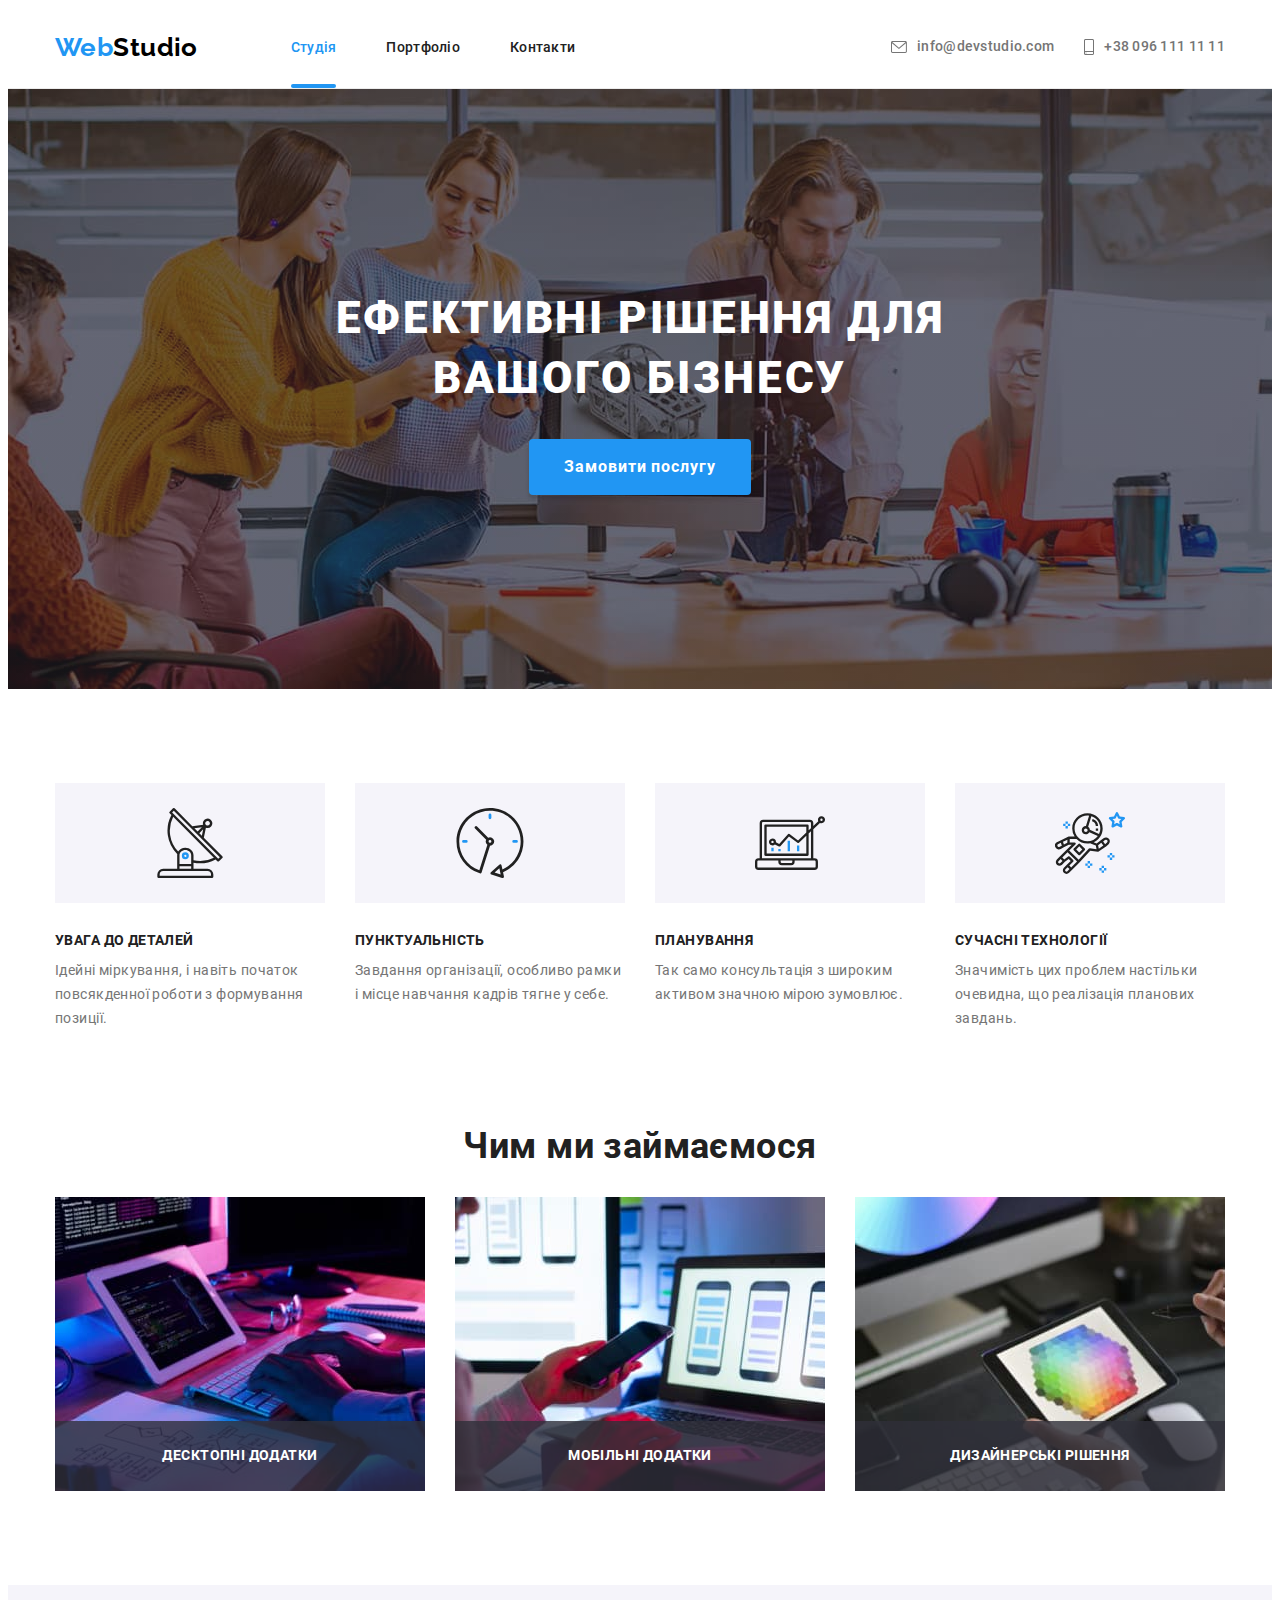
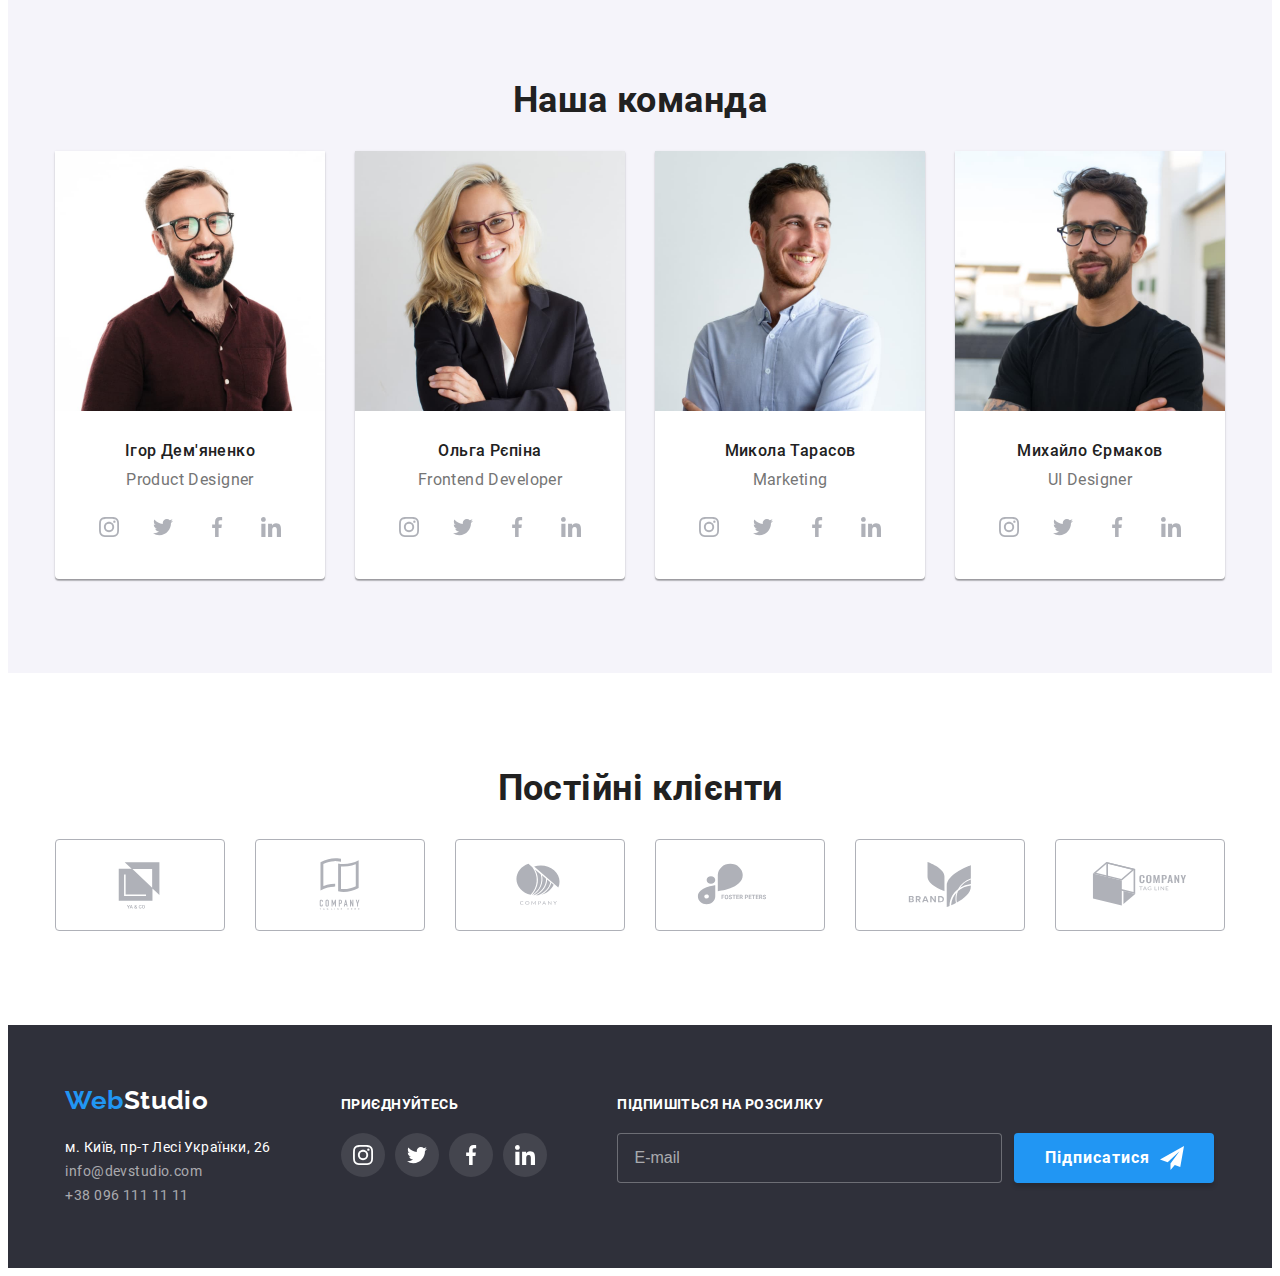
<file: index.html>
<!DOCTYPE html>
<html lang="uk">
  <head>
    <meta charset="UTF-8" />
    <meta http-equiv="X-UA-Compatible" content="IE=edge" />
    <meta name="viewport" content="width=device-width, initial-scale=1.0" />
    <title>Web Studio</title>
    <link
      rel="stylesheet"
      href="https://cdnjs.cloudflare.com/ajax/libs/modern-normalize/1.1.0/modern-normalize.min.css"
      integrity="sha512-wpPYUAdjBVSE4KJnH1VR1HeZfpl1ub8YT/NKx4PuQ5NmX2tKuGu6U/JRp5y+Y8XG2tV+wKQpNHVUX03MfMFn9Q=="
      crossorigin="anonymous"
      referrerpolicy="no-referrer"
    />
    <link rel="stylesheet" href="./css/main.min.css" />
  </head>
  <body>
    <!-- Header -->
    <header class="header">
      <div class="container header__container">
        <a class="logo" href="./index.html"
          >Web<span class="logo__part">Studio</span></a
        >
        <nav class="site-nav">
          <ul class="site-nav__list list">
            <li class="site-nav__item">
              <a
                class="site-nav__link site-nav__link--current"
                href="./index.html"
                >Студія</a
              >
            </li>
            <li class="site-nav__item">
              <a class="site-nav__link" href="./portfolio.html">Портфоліо</a>
            </li>
            <li class="site-nav__item">
              <a class="site-nav__link" href="#contacts">Контакти</a>
            </li>
          </ul>
        </nav>
        <ul class="contacts list">
          <li class="contacts__item">
            <a class="contacts__link" href="mailto:info@devstudio.com">
              <svg class="contacts__icon" width="16" height="12">
                <use href="./img/icons.svg#envelope"></use>
              </svg>
              info@devstudio.com
            </a>
          </li>
          <li class="contacts__item">
            <a class="contacts__link link" href="tel:+380961111111">
              <svg class="contacts__icon" width="10" height="16">
                <use href="./img/icons.svg#smartphone"></use>
              </svg>
              +38 096 111 11 11
            </a>
          </li>
        </ul>
        <button class="menu-open-btn" type="button" data-menu-open>
          <svg width="40" height="40" aria-label="Перемикач мобільного меню.">
            <use href="./img/icons.svg#menu-open"></use>
          </svg>
        </button>
        <div class="mob-menu is-hidden" data-menu>
          <button class="mob-menu_btn" type="button" data-menu-close>
            <svg width="40" height="40" aria-label="Перемикач мобільного меню.">
              <use href="./img/icons.svg#menu-close"></use>
            </svg>
          </button>
          <ul class="mob-menu__list list">
            <li class="mob-menu__item">
              <a
                class="mob-menu__link mob-menu__link--current"
                href="./index.html"
                >Студія</a
              >
            </li>
            <li class="mob-menu__item">
              <a class="mob-menu__link" href="./portfolio.html">Портфоліо</a>
            </li>
            <li class="mob-menu__item">
              <a class="mob-menu__link" href="#contacts">Контакти</a>
            </li>
          </ul>
          <ul class="mob-contacts list">
            <li class="mob-contacts__item">
              <a class="mob-contacts__tel" href="tel:+380961111111">
                +38 096 111 11 11
              </a>
            </li>
            <li class="mob-contacts__item">
              <a class="mob-contacts__mail" href="mailto:info@devstudio.com">
                info@devstudio.com
              </a>
            </li>
          </ul>
          <ul class="mob-soc list">
            <li class="mob-soc__item">
              <a class="mob-soc__link" href="">Instagram</a>
            </li>
            <li class="mob-soc__item">
              <a class="mob-soc__link" href="">Twitter</a>
            </li>
            <li class="mob-soc__item">
              <a class="mob-soc__link" href="">Facebook</a>
            </li>
            <li class="mob-soc__item">
              <a class="mob-soc__link" href="">LinkedIn</a>
            </li>
          </ul>
        </div>
      </div>
    </header>
    <main>
      <!-- Hero -->
      <section class="hero section">
        <div class="container">
          <h1 class="hero__title">Ефективні рішення для вашого бізнесу</h1>
          <button class="hero__btn button" type="button" data-modal-open>
            Замовити послугу
          </button>
        </div>
      </section>
      <!-- Features -->
      <section class="feature section">
        <div class="container">
          <h2 class="visually-hidden">Особливості</h2>
          <ul class="feature__list list">
            <li class="feature__item">
              <div class="feature__icon">
                <svg width="70" height="70">
                  <use href="./img/icons.svg#antenna"></use>
                </svg>
              </div>
              <h3 class="feature__title">УВАГА ДО ДЕТАЛЕЙ</h3>
              <p class="feature__text">
                Ідейні міркування, і навіть початок повсякденної роботи з
                формування позиції.
              </p>
            </li>
            <li class="feature__item">
              <div class="feature__icon">
                <svg width="70" height="70">
                  <use href="./img/icons.svg#clock"></use>
                </svg>
              </div>
              <h3 class="feature__title">ПУНКТУАЛЬНІСТЬ</h3>
              <p class="feature__text">
                Завдання організації, особливо рамки і місце навчання кадрів
                тягне у себе.
              </p>
            </li>
            <li class="feature__item">
              <div class="feature__icon">
                <svg width="70" height="70">
                  <use href="./img/icons.svg#diagram"></use>
                </svg>
              </div>
              <h3 class="feature__title">ПЛАНУВАННЯ</h3>
              <p class="feature__text">
                Так само консультація з широким активом значною мірою зумовлює.
              </p>
            </li>
            <li class="feature__item">
              <div class="feature__icon">
                <svg width="70" height="70">
                  <use href="./img/icons.svg#astronaut"></use>
                </svg>
              </div>
              <h3 class="feature__title">СУЧАСНІ ТЕХНОЛОГІЇ</h3>
              <p class="feature__text">
                Значимість цих проблем настільки очевидна, що реалізація
                планових завдань.
              </p>
            </li>
          </ul>
        </div>
      </section>

      <!--   about   -->

      <section class="section about">
        <div class="container">
          <h2 class="about__title section__title">Чим ми займаємося</h2>
          <ul class="abot__list list">
            <li class="about__item">
              <picture>
                <source srcset="./img/box-1.jpg 1x, ./img/box-1-2x.jpg 2x" />
                <img src="./img/box-1.jpg" alt="Розробка сайтів." width="370" />
              </picture>
              <div class="about__label">Десктопні додатки</div>
            </li>
            <li class="about__item">
              <picture>
                <source srcset="./img/box-2.jpg 1x, ./img/box-2-2x.jpg 2x" />
                <img
                  src="./img/box-2.jpg"
                  alt="Розробка мобільних додатків."
                  width="370"
                />
              </picture>
              <div class="about__label">Мобільні додатки</div>
            </li>
            <li class="about__item">
              <picture>
                <source srcset="./img/box-3.jpg 1x, ./img/box-3-2x.jpg 2x" />
                <img src="./img/box-3.jpg" alt="Вебдизайн." width="370" />
              </picture>
              <div class="about__label">Дизайнерські рішення</div>
            </li>
          </ul>
        </div>
      </section>

      <!--  Section Team  -->

      <section class="team section">
        <div class="container">
          <h2 class="section__title">Наша команда</h2>
          <ul class="team__list list">
            <li class="team__item">
              <picture>
                <source
                  srcset="./img/team-1.jpg 1x, ./img/team-1-2x.jpg 2x"
                  media="(min-width: 1200px)"
                />
                <source
                  srcset="./img/team-1-tab.jpg 1x, ./img/team-1-tab-2x.jpg 2x"
                  media="(min-width: 768px)"
                />
                <source
                  srcset="./img/team-1-mob.jpg 1x, ./img/team-1-mob-2x.jpg 2x"
                  media="(max-width: 767px)"
                />
                <img
                  src="./images/team-1.jpg"
                  alt="Ігор Дем'яненко - Product Designer."
                  width="455"
                />
              </picture>
              <div class="team__content">
                <h3 class="team__title">Ігор Дем'яненко</h3>
                <p class="team__text">Product Designer</p>
                <ul class="soc-list list">
                  <li>
                    <a class="soc-list__link team__soc-link" href="">
                      <svg class="soc-list__icon" width="20" height="20">
                        <use href="./img/icons.svg#instagram"></use>
                      </svg>
                    </a>
                  </li>
                  <li>
                    <a class="soc-list__link team__soc-link" href="">
                      <svg class="soc-list__icon" width="20" height="20">
                        <use href="./img/icons.svg#twitter"></use>
                      </svg>
                    </a>
                  </li>
                  <li>
                    <a class="soc-list__link team__soc-link" href="">
                      <svg class="soc-list__icon" width="20" height="20">
                        <use href="./img/icons.svg#facebook"></use>
                      </svg>
                    </a>
                  </li>
                  <li>
                    <a class="soc-list__link team__soc-link" href="">
                      <svg class="soc-list__icon" width="20" height="20">
                        <use href="./img/icons.svg#linkedin"></use>
                      </svg>
                    </a>
                  </li>
                </ul>
              </div>
            </li>
            <li class="team__item">
              <picture>
                <source
                  srcset="./img/team-2.jpg 1x, ./img/team-2-2x.jpg 2x"
                  media="(min-width: 1200px)"
                />
                <source
                  srcset="./img/team-2-tab.jpg 1x, ./img/team-2-tab-2x.jpg 2x"
                  media="(min-width: 768px)"
                />
                <source
                  srcset="./img/team-2-mob.jpg 1x, ./img/team-2-mob-2x.jpg 2x"
                  media="(max-width: 767px)"
                />
                <img
                  src="./img/team-2.jpg"
                  alt="Ольга Рєпіна - Frontend Developer."
                  width="455"
                />
              </picture>
              <div class="team__content">
                <h3 class="team__title">Ольга Рєпіна</h3>
                <p class="team__text">Frontend Developer</p>
                <ul class="soc-list list">
                  <li>
                    <a class="soc-list__link team__soc-link" href="">
                      <svg class="soc-list__icon" width="20" height="20">
                        <use href="./img/icons.svg#instagram"></use>
                      </svg>
                    </a>
                  </li>
                  <li>
                    <a class="soc-list__link team__soc-link" href="">
                      <svg class="soc-list__icon" width="20" height="20">
                        <use href="./img/icons.svg#twitter"></use>
                      </svg>
                    </a>
                  </li>
                  <li>
                    <a class="soc-list__link team__soc-link" href="">
                      <svg class="soc-list__icon" width="20" height="20">
                        <use href="./img/icons.svg#facebook"></use>
                      </svg>
                    </a>
                  </li>
                  <li>
                    <a class="soc-list__link team__soc-link" href="">
                      <svg class="soc-list__icon" width="20" height="20">
                        <use href="./img/icons.svg#linkedin"></use>
                      </svg>
                    </a>
                  </li>
                </ul>
              </div>
            </li>
            <li class="team__item">
              <picture>
                <source
                  srcset="./img/team-3.jpg 1x, ./img/team-3-2x.jpg 2x"
                  media="(min-width: 1200px)"
                />
                <source
                  srcset="./img/team-3-tab.jpg 1x, ./img/team-3-tab-2x.jpg 2x"
                  media="(min-width: 768px)"
                />
                <source
                  srcset="./img/team-3-mob.jpg 1x, ./img/team-3-mob-2x.jpg 2x"
                  media="(max-width: 767px)"
                />
                <img
                  src="./img/team-3.jpg"
                  alt="Ольга Рєпіна - Frontend Developer."
                  width="455"
                />
              </picture>
              <div class="team__content">
                <h3 class="team__title">Микола Тарасов</h3>
                <p class="team__text">Marketing</p>
                <ul class="soc-list list">
                  <li>
                    <a class="soc-list__link team__soc-link" href="">
                      <svg class="soc-list__icon" width="20" height="20">
                        <use href="./img/icons.svg#instagram"></use>
                      </svg>
                    </a>
                  </li>
                  <li>
                    <a class="soc-list__link team__soc-link" href="">
                      <svg class="soc-list__icon" width="20" height="20">
                        <use href="./img/icons.svg#twitter"></use>
                      </svg>
                    </a>
                  </li>
                  <li>
                    <a class="soc-list__link team__soc-link" href="">
                      <svg class="soc-list__icon" width="20" height="20">
                        <use href="./img/icons.svg#facebook"></use>
                      </svg>
                    </a>
                  </li>
                  <li>
                    <a class="soc-list__link team__soc-link" href="">
                      <svg class="soc-list__icon" width="20" height="20">
                        <use href="./img/icons.svg#linkedin"></use>
                      </svg>
                    </a>
                  </li>
                </ul>
              </div>
            </li>
            <li class="team__item">
              <picture>
                <source
                  srcset="./img/team-4.jpg 1x, ./img/team-4-2x.jpg 2x"
                  media="(min-width: 1200px)"
                />
                <source
                  srcset="./img/team-4-tab.jpg 1x, ./img/team-4-tab-2x.jpg 2x"
                  media="(min-width: 768px)"
                />
                <source
                  srcset="./img/team-4-mob.jpg 1x, ./img/team-4-mob-2x.jpg 2x"
                  media="(max-width: 767px)"
                />
                <img
                  src="./img/team-4.jpg"
                  alt="Ольга Рєпіна - Frontend Developer."
                  width="455"
                />
              </picture>
              <div class="team__content">
                <h3 class="team__title">Михайло Єрмаков</h3>
                <p class="team__text">UI Designer</p>
                <ul class="soc-list list">
                  <li>
                    <a class="soc-list__link team__soc-link" href="">
                      <svg class="soc-list__icon" width="20" height="20">
                        <use href="./img/icons.svg#instagram"></use>
                      </svg>
                    </a>
                  </li>
                  <li>
                    <a class="soc-list__link team__soc-link" href="">
                      <svg class="soc-list__icon" width="20" height="20">
                        <use href="./img/icons.svg#twitter"></use>
                      </svg>
                    </a>
                  </li>
                  <li>
                    <a class="soc-list__link team__soc-link" href="">
                      <svg class="soc-list__icon" width="20" height="20">
                        <use href="./img/icons.svg#facebook"></use>
                      </svg>
                    </a>
                  </li>
                  <li>
                    <a class="soc-list__link team__soc-link" href="">
                      <svg class="soc-list__icon" width="20" height="20">
                        <use href="./img/icons.svg#linkedin"></use>
                      </svg>
                    </a>
                  </li>
                </ul>
              </div>
            </li>
          </ul>
        </div>
      </section>

      <!--                 Clients        -->

      <section class="client section">
        <div class="container">
          <h2 class="section__title">Постійні клієнти</h2>
          <ul class="client__list list">
            <li class="client__item">
              <a class="client__link" href="">
                <svg class="client__icon" width="106" height="60">
                  <use href="./img/icons.svg#logo-company1"></use>
                </svg>
              </a>
            </li>
            <li class="client__item">
              <a class="client__link" href="">
                <svg class="client__icon" width="106" height="60">
                  <use href="./img/icons.svg#logo-company2"></use>
                </svg>
              </a>
            </li>
            <li class="client__item">
              <a class="client__link" href="">
                <svg class="client__icon" width="106" height="60">
                  <use href="./img/icons.svg#logo-company3"></use>
                </svg>
              </a>
            </li>
            <li class="client__item">
              <a class="client__link" href="">
                <svg class="client__icon" width="106" height="60">
                  <use href="./img/icons.svg#logo-company4"></use>
                </svg>
              </a>
            </li>
            <li class="client__item">
              <a class="client__link" href="">
                <svg class="client__icon" width="106" height="60">
                  <use href="./img/icons.svg#logo-company5"></use>
                </svg>
              </a>
            </li>
            <li class="client__item">
              <a class="client__link" href="">
                <svg class="client__icon" width="106" height="60">
                  <use href="./img/icons.svg#logo-company6"></use>
                </svg>
              </a>
            </li>
          </ul>
        </div>
      </section>
    </main>
    <footer class="footer section" id="contacts">
      <div class="footer__container container">
        <div>
          <a class="logo" href="./index.html"
            >Web<span class="logo__part">Studio</span></a
          >
          <address>
            <ul class="address list">
              <li class="adress__item">
                <a
                  class="address__link"
                  href="https://goo.gl/maps/qJsFLTsWBLWUvJtw5"
                  target="_blank"
                  rel="noopener noreferrer"
                  >м. Київ, пр-т Лесі Українки, 26</a
                >
              </li>
              <li class="adress__item">
                <a class="address__contact" href="mailto:info@devstudio.com"
                  >info@devstudio.com</a
                >
              </li>
              <li class="adress__item">
                <a class="address__contact" href="tel:+380961111111"
                  >+38 096 111 11 11</a
                >
              </li>
            </ul>
          </address>
        </div>
        <div>
          <p class="footer__text">Приєднуйтесь</p>
          <ul class="soc-list list">
            <li>
              <a class="soc-list__link footer__soc-link" href="">
                <svg class="soc-list__icon" width="20" height="20">
                  <use href="./img/icons.svg#instagram"></use>
                </svg>
              </a>
            </li>
            <li>
              <a class="soc-list__link footer__soc-link" href="">
                <svg class="soc-list__icon" width="20" height="20">
                  <use href="./img/icons.svg#twitter"></use>
                </svg>
              </a>
            </li>
            <li>
              <a class="soc-list__link footer__soc-link" href="">
                <svg class="soc-list__icon" width="20" height="20">
                  <use href="./img/icons.svg#facebook"></use>
                </svg>
              </a>
            </li>
            <li>
              <a class="soc-list__link footer__soc-link" href="">
                <svg class="soc-list__icon" width="20" height="20">
                  <use href="./img/icons.svg#linkedin"></use>
                </svg>
              </a>
            </li>
          </ul>
        </div>
        <div>
          <p class="footer__text">Підпишіться на розсилку</p>
          <form class="sign-form">
            <input
              class="sign-form__mail"
              type="email"
              name="male"
              placeholder="E-mail"
            />
            <button class="sign-modal-btn button" type="submit">
              Підписатися
              <svg class="sign-modal-input-icon" width="24" height="24">
                <use href="./img/icons.svg#send"></use>
              </svg>
            </button>
          </form>
        </div>
      </div>
    </footer>
    <div class="backdrop is-hidden" data-modal>
      <div class="modal">
        <button type="button" class="btn-close" data-modal-close>
          <svg width="11" height="11">
            <use href="./img/icons.svg#close"></use>
          </svg>
        </button>
        <p class="modal-title">Залиште свої дані, ми вам передзвонимо</p>
        <form class="form">
          <label class="modal-label" for="name">Ім'я</label>
          <div class="modal-field">
            <input class="modal-input" type="text" name="name" id="name" />
            <svg class="modal-input-icon" width="18" height="18">
              <use href="./img/icons.svg#person"></use>
            </svg>
          </div>
          <label class="modal-label" for="tel">Телефон</label>
          <div class="modal-field">
            <input class="modal-input" type="tel" name="tel" id="tel" />
            <svg class="modal-input-icon" width="18" height="18">
              <use href="./img/icons.svg#phone"></use>
            </svg>
          </div>
          <label class="modal-label" for="mail">Пошта</label>
          <div class="modal-field">
            <input class="modal-input" type="email" name="mail" id="mail" />
            <svg class="modal-input-icon" width="18" height="18">
              <use href="./img/icons.svg#email"></use>
            </svg>
          </div>
          <label class="modal-label" for="comment">Коментар</label>
          <textarea
            name="user-comment"
            id="user-comment"
            placeholder="Введіть текст"
            class="modal-textarea"
          ></textarea>
          <div class="modal-field checkbox">
            <input
              class="input-check visually-hidden"
              type="checkbox"
              name="policy"
              id="policy"
              value="true"
            />
            <label class="modal-check-text" for="policy">
              <svg class="icon-check" width="16" height="15">
                <use href="./img/icons.svg#check"></use>
              </svg>
              <span
                >Погоджуюся з розсилкою та приймаю
                <a class="check-link" href="">Умови договору</a></span
              >
            </label>
          </div>
          <button class="modal-btn button" type="submit">Відправити</button>
        </form>
      </div>
    </div>
    <script src="./js/modal.js"></script>
    <script src="./js/menu.js"></script>
  </body>
</html>
</file>
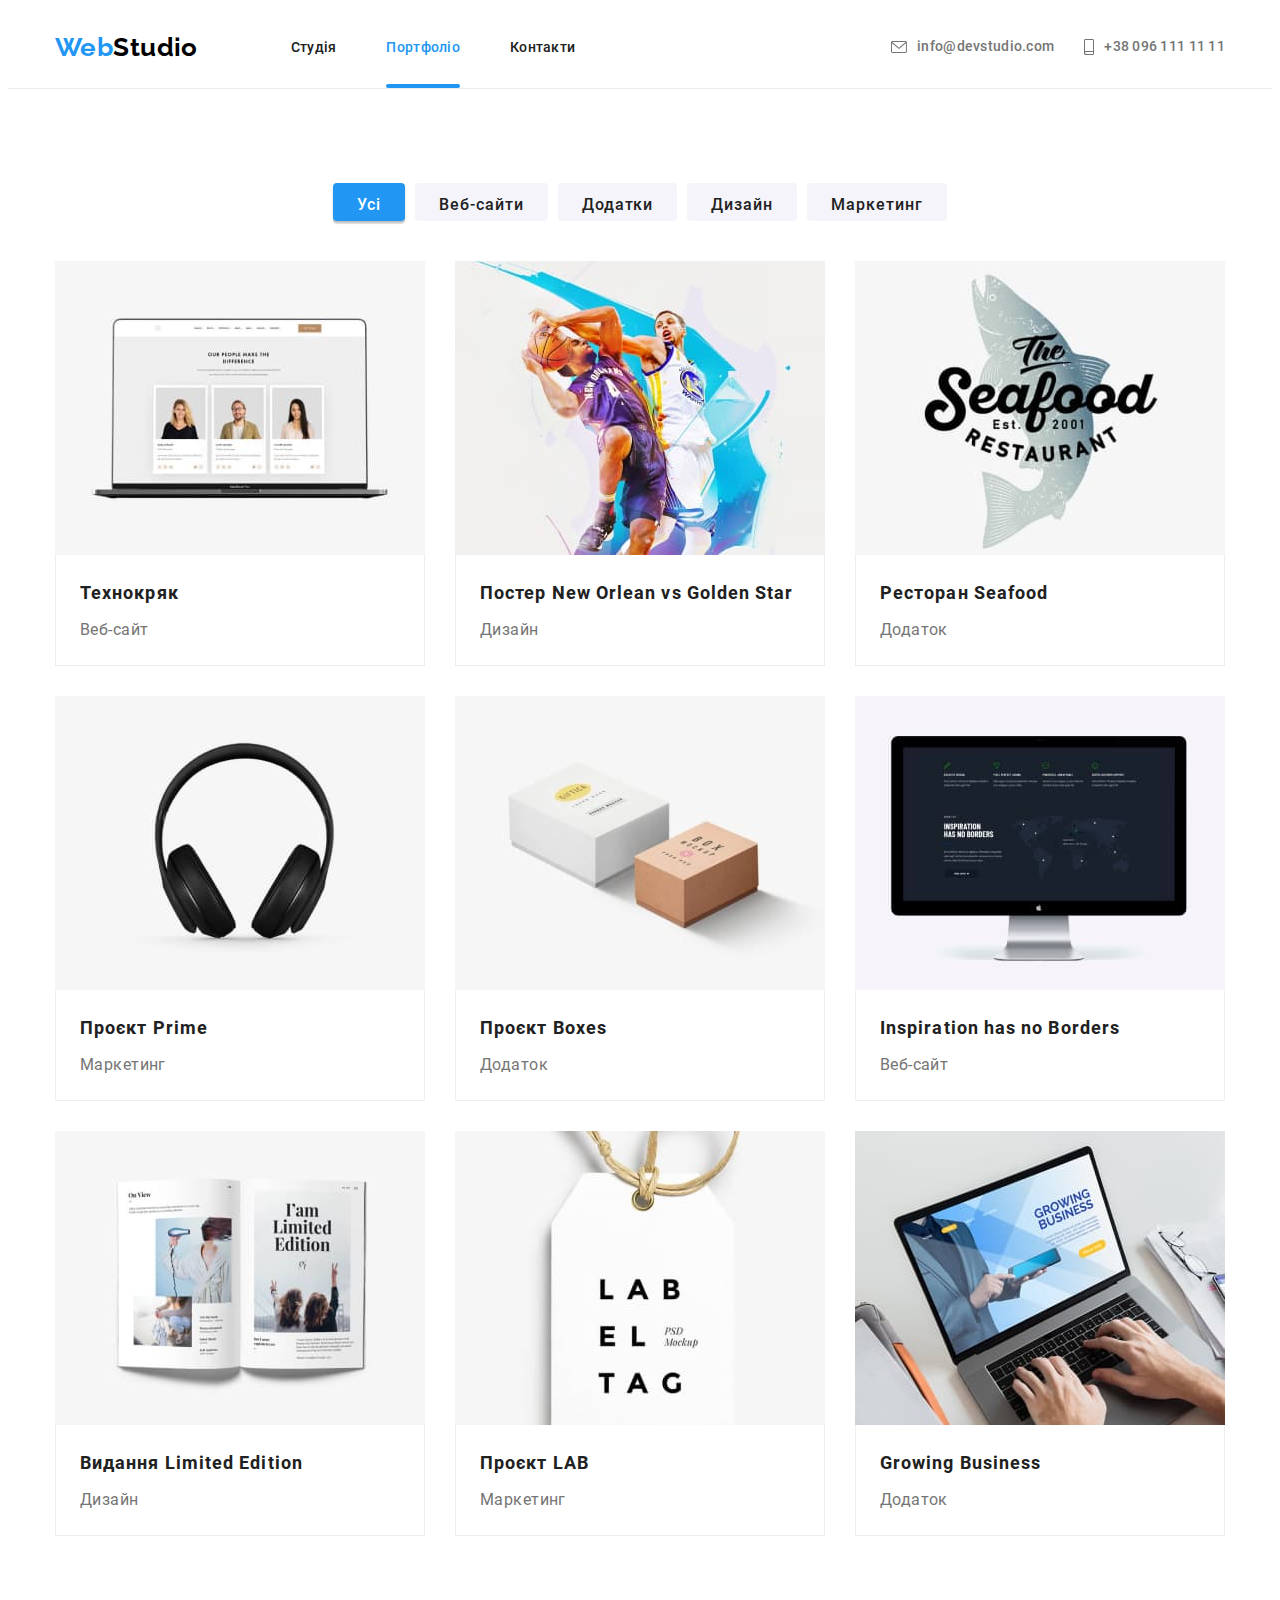
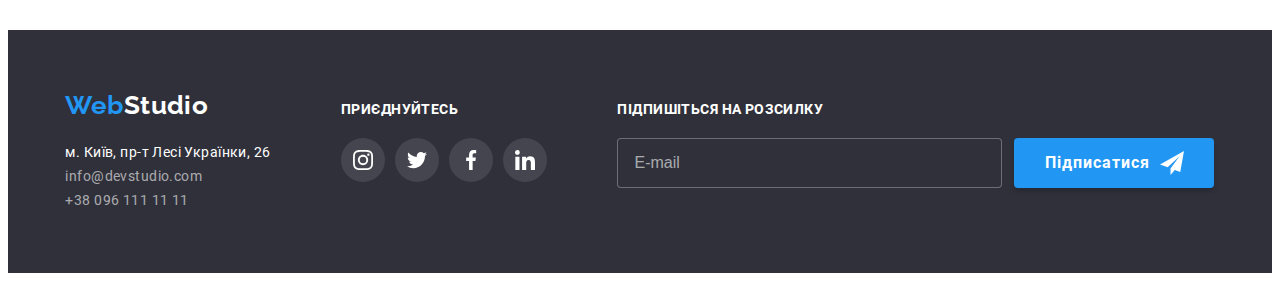
<file: portfolio.html>
<!DOCTYPE html>
<html lang="uk">
  <head>
    <meta charset="UTF-8" />
    <meta http-equiv="X-UA-Compatible" content="IE=edge" />
    <meta name="viewport" content="width=device-width, initial-scale=1.0" />
    <title>Web Studio</title>
    <link
      rel="stylesheet"
      href="https://cdnjs.cloudflare.com/ajax/libs/modern-normalize/1.1.0/modern-normalize.min.css"
      integrity="sha512-wpPYUAdjBVSE4KJnH1VR1HeZfpl1ub8YT/NKx4PuQ5NmX2tKuGu6U/JRp5y+Y8XG2tV+wKQpNHVUX03MfMFn9Q=="
      crossorigin="anonymous"
      referrerpolicy="no-referrer"
    />
    <link rel="stylesheet" href="./css/main.min.css" />
  </head>
  <body>
    <header class="header">
      <div class="container header__container">
        <a class="logo" href="./index.html"
          >Web<span class="logo__part">Studio</span></a
        >
        <nav class="site-nav">
          <ul class="site-nav__list list">
            <li class="site-nav__item">
              <a class="site-nav__link" href="./index.html">Студія</a>
            </li>
            <li class="site-nav__item">
              <a
                class="site-nav__link site-nav__link--current"
                href="./portfolio.html"
                >Портфоліо</a
              >
            </li>
            <li class="site-nav__item">
              <a class="site-nav__link" href="#contacts">Контакти</a>
            </li>
          </ul>
        </nav>
        <ul class="contacts list">
          <li class="contacts__item">
            <a class="contacts__link" href="mailto:info@devstudio.com">
              <svg class="contacts__icon" width="16" height="12">
                <use href="./img/icons.svg#envelope"></use>
              </svg>
              info@devstudio.com
            </a>
          </li>
          <li class="contacts__item">
            <a class="contacts__link link" href="tel:+380961111111">
              <svg class="contacts__icon" width="10" height="16">
                <use href="./img/icons.svg#smartphone"></use>
              </svg>
              +38 096 111 11 11
            </a>
          </li>
        </ul>
        <button class="menu-open-btn" type="button" data-menu-open>
          <svg width="40" height="40" aria-label="Перемикач мобільного меню.">
            <use href="./img/icons.svg#menu-open"></use>
          </svg>
        </button>
        <div class="mob-menu is-hidden" data-menu>
          <button class="mob-menu_btn" type="button" data-menu-close>
            <svg width="40" height="40" aria-label="Перемикач мобільного меню.">
              <use href="./img/icons.svg#menu-close"></use>
            </svg>
          </button>
          <ul class="mob-menu__list list">
            <li class="mob-menu__item">
              <a class="mob-menu__link" href="./index.html">Студія</a>
            </li>
            <li class="mob-menu__item">
              <a
                class="mob-menu__link mob-menu__link--current"
                href="./portfolio.html"
                >Портфоліо</a
              >
            </li>
            <li class="mob-menu__item">
              <a class="mob-menu__link" href="#contacts">Контакти</a>
            </li>
          </ul>
          <ul class="mob-contacts list">
            <li class="mob-contacts__item">
              <a class="mob-contacts__tel" href="tel:+380961111111">
                +38 096 111 11 11
              </a>
            </li>
            <li class="mob-contacts__item">
              <a class="mob-contacts__mail" href="mailto:info@devstudio.com">
                info@devstudio.com
              </a>
            </li>
          </ul>
          <ul class="mob-soc list">
            <li class="mob-soc__item">
              <a class="mob-soc__link" href="">Instagram</a>
            </li>
            <li class="mob-soc__item">
              <a class="mob-soc__link" href="">Twitter</a>
            </li>
            <li class="mob-soc__item">
              <a class="mob-soc__link" href="">Facebook</a>
            </li>
            <li class="mob-soc__item">
              <a class="mob-soc__link" href="">LinkedIn</a>
            </li>
          </ul>
        </div>
      </div>
    </header>

    <!-- main -->

    <main>
      <section class="section">
        <div class="container">
          <h1 class="visually-hidden">Portfolio</h1>
          <ul class="filter-list list">
            <li class="filter-list__item">
              <button
                class="filter-list__btn button filter-list__btn--current"
                type="button"
              >
                Усі
              </button>
            </li>
            <li class="filter__item">
              <button class="filter-list__btn button" type="button">
                Веб-сайти
              </button>
            </li>
            <li class="filter-list__item">
              <button class="filter-list__btn button" type="button">
                Додатки
              </button>
            </li>
            <li class="filter-list__item">
              <button class="filter-list__btn button" type="button">
                Дизайн
              </button>
            </li>
            <li class="filter-list__item">
              <button class="filter-list__btn button" type="button">
                Маркетинг
              </button>
            </li>
          </ul>
          <!-- Portfolio -->
          <ul class="portfolio list">
            <li class="portfolio__item">
              <a class="portfolio__link" href="">
                <div class="portfolio__thumb">
                  <picture>
                    <source
                      srcset="
                        ./img/portfolio1.jpg    1x,
                        ./img/portfolio1-2x.jpg 2x
                      "
                      media="(min-width: 1200px)"
                    />
                    <source
                      srcset="
                        ./img/portfolio1-tab.jpg    1x,
                        ./img/portfolio1-tab-2x.jpg 2x
                      "
                      media="(min-width: 768px)"
                    />
                    <source
                      srcset="
                        ./img/portfolio1-mob.jpg    1x,
                        ./img/portfolio1-mob-2x.jpg 2x
                      "
                      media="(max-width: 767px)"
                    />
                    <img
                      src="./img/portfolio1.jpg"
                      alt="Веб-сайт Технохряк."
                      width="450"
                    />
                  </picture>
                  <div class="portfolio__overlay">
                    <p>
                      Ресурс пропонує комплексні пропозиції з різним рівнем
                      функціоналу та сервісів. Все це дозволить відвідувачу
                      отримати вичерпні відомості про компанію чи приватну
                      особу.
                    </p>
                  </div>
                </div>
                <div class="portfolio__content">
                  <h2 class="portfolio__title">Технокряк</h2>
                  <p class="portfolio__text">Веб-сайт</p>
                </div>
              </a>
            </li>
            <li class="portfolio__item">
              <a class="portfolio__link" href="">
                <div class="portfolio__thumb">
                  <picture>
                    <source
                      srcset="
                        ./img/portfolio2.jpg    1x,
                        ./img/portfolio2-2x.jpg 2x
                      "
                      media="(min-width: 1200px)"
                    />
                    <source
                      srcset="
                        ./img/portfolio2-tab.jpg    1x,
                        ./img/portfolio2-tab-2x.jpg 2x
                      "
                      media="(min-width: 768px)"
                    />
                    <source
                      srcset="
                        ./img/portfolio2-mob.jpg    1x,
                        ./img/portfolio2-mob-2x.jpg 2x
                      "
                      media="(max-width: 767px)"
                    />
                    <img
                      src="./img/portfolio2.jpg"
                      alt="Дизайн постеру New Orlean vs Golden Star."
                      width="450"
                    />
                  </picture>
                  <div class="portfolio__overlay">
                    <p>
                      Ресурс пропонує комплексні пропозиції з різним рівнем
                      функціоналу та сервісів. Все це дозволить відвідувачу
                      отримати вичерпні відомості про компанію чи приватну
                      особу.
                    </p>
                  </div>
                </div>
                <div class="portfolio__content">
                  <h2 class="portfolio__title">
                    Постер New Orlean vs Golden Star
                  </h2>
                  <p class="portfolio__text">Дизайн</p>
                </div>
              </a>
            </li>
            <li class="portfolio__item">
              <a class="portfolio__link" href="">
                <div class="portfolio__thumb">
                  <picture>
                    <source
                      srcset="
                        ./img/portfolio3.jpg    1x,
                        ./img/portfolio3-2x.jpg 2x
                      "
                      media="(min-width: 1200px)"
                    />
                    <source
                      srcset="
                        ./img/portfolio3-tab.jpg    1x,
                        ./img/portfolio3-tab-2x.jpg 2x
                      "
                      media="(min-width: 768px)"
                    />
                    <source
                      srcset="
                        ./img/portfolio3-mob.jpg    1x,
                        ./img/portfolio3-mob-2x.jpg 2x
                      "
                      media="(max-width: 767px)"
                    />
                    <img
                      src="./img/portfolio3.jpg"
                      alt="Додаток ресторану Seafood."
                      width="450"
                    />
                  </picture>
                  <div class="portfolio__overlay">
                    <p>
                      Ресурс пропонує комплексні пропозиції з різним рівнем
                      функціоналу та сервісів. Все це дозволить відвідувачу
                      отримати вичерпні відомості про компанію чи приватну
                      особу.
                    </p>
                  </div>
                </div>
                <div class="portfolio__content">
                  <h2 class="portfolio__title">Ресторан Seafood</h2>
                  <p class="portfolio__text">Додаток</p>
                </div>
              </a>
            </li>
            <li class="portfolio__item">
              <a class="portfolio__link" href="">
                <div class="portfolio__thumb">
                  <picture>
                    <source
                      srcset="
                        ./img/portfolio4.jpg    1x,
                        ./img/portfolio4-2x.jpg 2x
                      "
                      media="(min-width: 1200px)"
                    />
                    <source
                      srcset="
                        ./img/portfolio4-tab.jpg    1x,
                        ./img/portfolio4-tab-2x.jpg 2x
                      "
                      media="(min-width: 768px)"
                    />
                    <source
                      srcset="
                        ./img/portfolio4-mob.jpg    1x,
                        ./img/portfolio4-mob-2x.jpg 2x
                      "
                      media="(max-width: 767px)"
                    />
                    <img
                      src="./img/portfolio4.jpg"
                      alt="Маркетинг проєкту Prime."
                      width="450"
                    />
                  </picture>
                  <div class="portfolio__overlay">
                    <p>
                      Ресурс пропонує комплексні пропозиції з різним рівнем
                      функціоналу та сервісів. Все це дозволить відвідувачу
                      отримати вичерпні відомості про компанію чи приватну
                      особу.
                    </p>
                  </div>
                </div>
                <div class="portfolio__content">
                  <h2 class="portfolio__title">Проєкт Prime</h2>
                  <p class="portfolio__text">Маркетинг</p>
                </div>
              </a>
            </li>
            <li class="portfolio__item">
              <a class="portfolio__link" href="">
                <div class="portfolio__thumb">
                  <picture>
                    <source
                      srcset="
                        ./img/portfolio5.jpg    1x,
                        ./img/portfolio5-2x.jpg 2x
                      "
                      media="(min-width: 1200px)"
                    />
                    <source
                      srcset="
                        ./img/portfolio5-tab.jpg    1x,
                        ./img/portfolio5-tab-2x.jpg 2x
                      "
                      media="(min-width: 768px)"
                    />
                    <source
                      srcset="
                        ./img/portfolio5-mob.jpg    1x,
                        ./img/portfolio5-mob-2x.jpg 2x
                      "
                      media="(max-width: 767px)"
                    />
                    <img
                      src="./img/portfolio5.jpg"
                      alt="Додаток проєкту Boxes."
                      width="450"
                    />
                  </picture>
                  <div class="portfolio__overlay">
                    <p>
                      Ресурс пропонує комплексні пропозиції з різним рівнем
                      функціоналу та сервісів. Все це дозволить відвідувачу
                      отримати вичерпні відомості про компанію чи приватну
                      особу.
                    </p>
                  </div>
                </div>
                <div class="portfolio__content">
                  <h2 class="portfolio__title">Проєкт Boxes</h2>
                  <p class="portfolio__text">Додаток</p>
                </div>
              </a>
            </li>
            <li class="portfolio__item">
              <a class="portfolio__link" href="">
                <div class="portfolio__thumb">
                  <picture>
                    <source
                      srcset="
                        ./img/portfolio6.jpg    1x,
                        ./img/portfolio6-2x.jpg 2x
                      "
                      media="(min-width: 1200px)"
                    />
                    <source
                      srcset="
                        ./img/portfolio6-tab.jpg    1x,
                        ./img/portfolio6-tab-2x.jpg 2x
                      "
                      media="(min-width: 768px)"
                    />
                    <source
                      srcset="
                        ./img/portfolio6-mob.jpg    1x,
                        ./img/portfolio6-mob-2x.jpg 2x
                      "
                      media="(max-width: 767px)"
                    />
                    <img
                      src="./img/portfolio6.jpg"
                      alt="Веб-сайт Inspiration has no Borders."
                      width="450"
                    />
                  </picture>
                  <div class="portfolio__overlay">
                    <p>
                      Ресурс пропонує комплексні пропозиції з різним рівнем
                      функціоналу та сервісів. Все це дозволить відвідувачу
                      отримати вичерпні відомості про компанію чи приватну
                      особу.
                    </p>
                  </div>
                </div>
                <div class="portfolio__content">
                  <h2 class="portfolio__title">Inspiration has no Borders</h2>
                  <p class="portfolio__text">Веб-сайт</p>
                </div>
              </a>
            </li>
            <li class="portfolio__item">
              <a class="portfolio__link" href="">
                <div class="portfolio__thumb">
                  <picture>
                    <source
                      srcset="
                        ./img/portfolio7.jpg    1x,
                        ./img/portfolio7-2x.jpg 2x
                      "
                      media="(min-width: 1200px)"
                    />
                    <source
                      srcset="
                        ./img/portfolio7-tab.jpg    1x,
                        ./img/portfolio7-tab-2x.jpg 2x
                      "
                      media="(min-width: 768px)"
                    />
                    <source
                      srcset="
                        ./img/portfolio7-mob.jpg    1x,
                        ./img/portfolio7-mob-2x.jpg 2x
                      "
                      media="(max-width: 767px)"
                    />
                    <img
                      src="./img/portfolio7.jpg"
                      alt="Дизайн виання Limited Edition."
                      width="450"
                    />
                  </picture>
                  <div class="portfolio__overlay">
                    <p>
                      Ресурс пропонує комплексні пропозиції з різним рівнем
                      функціоналу та сервісів. Все це дозволить відвідувачу
                      отримати вичерпні відомості про компанію чи приватну
                      особу.
                    </p>
                  </div>
                </div>
                <div class="portfolio__content">
                  <h2 class="portfolio__title">Видання Limited Edition</h2>
                  <p class="portfolio__text">Дизайн</p>
                </div>
              </a>
            </li>
            <li class="portfolio__item">
              <a class="portfolio__link" href="">
                <div class="portfolio__thumb">
                  <picture>
                    <source
                      srcset="
                        ./img/portfolio8.jpg    1x,
                        ./img/portfolio8-2x.jpg 2x
                      "
                      media="(min-width: 1200px)"
                    />
                    <source
                      srcset="
                        ./img/portfolio8-tab.jpg    1x,
                        ./img/portfolio8-tab-2x.jpg 2x
                      "
                      media="(min-width: 768px)"
                    />
                    <source
                      srcset="
                        ./img/portfolio8-mob.jpg    1x,
                        ./img/portfolio8-mob-2x.jpg 2x
                      "
                      media="(max-width: 767px)"
                    />
                    <img
                      src="./img/portfolio8.jpg"
                      alt="Маркетинг проєкту LAB."
                      width="450"
                    />
                  </picture>
                  <div class="portfolio__overlay">
                    <p>
                      Ресурс пропонує комплексні пропозиції з різним рівнем
                      функціоналу та сервісів. Все це дозволить відвідувачу
                      отримати вичерпні відомості про компанію чи приватну
                      особу.
                    </p>
                  </div>
                </div>
                <div class="portfolio__content">
                  <h2 class="portfolio__title">Проєкт LAB</h2>
                  <p class="portfolio__text">Маркетинг</p>
                </div>
              </a>
            </li>
            <li class="portfolio__item">
              <a class="portfolio__link" href="">
                <div class="portfolio__thumb">
                  <picture>
                    <source
                      srcset="
                        ./img/portfolio9.jpg    1x,
                        ./img/portfolio9-2x.jpg 2x
                      "
                      media="(min-width: 1200px)"
                    />
                    <source
                      srcset="
                        ./img/portfolio9-tab.jpg    1x,
                        ./img/portfolio9-tab-2x.jpg 2x
                      "
                      media="(min-width: 768px)"
                    />
                    <source
                      srcset="
                        ./img/portfolio9-mob.jpg    1x,
                        ./img/portfolio9-mob-2x.jpg 2x
                      "
                      media="(max-width: 767px)"
                    />
                    <img
                      src="./img/portfolio9.jpg"
                      alt="Додаток Growing Business."
                      width="450"
                    />
                  </picture>
                  <div class="portfolio__overlay">
                    <p>
                      Ресурс пропонує комплексні пропозиції з різним рівнем
                      функціоналу та сервісів. Все це дозволить відвідувачу
                      отримати вичерпні відомості про компанію чи приватну
                      особу.
                    </p>
                  </div>
                </div>
                <div class="portfolio__content">
                  <h2 class="portfolio__title">Growing Business</h2>
                  <p class="portfolio__text">Додаток</p>
                </div>
              </a>
            </li>
          </ul>
        </div>
      </section>
    </main>
    <footer class="footer section" id="contacts">
      <div class="footer__container container">
        <div>
          <a class="logo" href="./index.html"
            >Web<span class="logo__part">Studio</span></a
          >
          <address>
            <ul class="address list">
              <li class="adress__item">
                <a
                  class="address__link"
                  href="https://goo.gl/maps/qJsFLTsWBLWUvJtw5"
                  target="_blank"
                  rel="noopener noreferrer"
                  >м. Київ, пр-т Лесі Українки, 26</a
                >
              </li>
              <li class="adress__item">
                <a class="address__contact" href="mailto:info@devstudio.com"
                  >info@devstudio.com</a
                >
              </li>
              <li class="adress__item">
                <a class="address__contact" href="tel:+380961111111"
                  >+38 096 111 11 11</a
                >
              </li>
            </ul>
          </address>
        </div>
        <div>
          <p class="footer__text">Приєднуйтесь</p>
          <ul class="soc-list list">
            <li>
              <a class="soc-list__link footer__soc-link" href="">
                <svg class="soc-list__icon" width="20" height="20">
                  <use href="./img/icons.svg#instagram"></use>
                </svg>
              </a>
            </li>
            <li>
              <a class="soc-list__link footer__soc-link" href="">
                <svg class="soc-list__icon" width="20" height="20">
                  <use href="./img/icons.svg#twitter"></use>
                </svg>
              </a>
            </li>
            <li>
              <a class="soc-list__link footer__soc-link" href="">
                <svg class="soc-list__icon" width="20" height="20">
                  <use href="./img/icons.svg#facebook"></use>
                </svg>
              </a>
            </li>
            <li>
              <a class="soc-list__link footer__soc-link" href="">
                <svg class="soc-list__icon" width="20" height="20">
                  <use href="./img/icons.svg#linkedin"></use>
                </svg>
              </a>
            </li>
          </ul>
        </div>
        <div>
          <p class="footer__text">Підпишіться на розсилку</p>
          <form class="sign-form">
            <input
              class="sign-form__mail"
              type="email"
              name="male"
              placeholder="E-mail"
            />
            <button class="sign-modal-btn button" type="submit">
              Підписатися
              <svg class="sign-modal-input-icon" width="24" height="24">
                <use href="./img/icons.svg#send"></use>
              </svg>
            </button>
          </form>
        </div>
      </div>
    </footer>
    <script src="./js/menu.js"></script>
  </body>
</html>
</file>
<file: css/main.min.css>
@font-face{font-family:"Roboto";font-style:normal;font-weight:400;src:url("../fonts/roboto-v30-latin_cyrillic-regular.eot");src:local(""),url("../fonts/roboto-v30-latin_cyrillic-regular.eot?#iefix") format("embedded-opentype"),url("../fonts/roboto-v30-latin_cyrillic-regular.woff2") format("woff2"),url("../fonts/roboto-v30-latin_cyrillic-regular.woff") format("woff"),url("../fonts/roboto-v30-latin_cyrillic-regular.ttf") format("truetype"),url("../fonts/roboto-v30-latin_cyrillic-regular.svg#Roboto") format("svg")}@font-face{font-family:"Roboto";font-style:normal;font-weight:500;src:url("../fonts/roboto-v30-latin_cyrillic-500.eot");src:local(""),url("../fonts/roboto-v30-latin_cyrillic-500.eot?#iefix") format("embedded-opentype"),url("../fonts/roboto-v30-latin_cyrillic-500.woff2") format("woff2"),url("../fonts/roboto-v30-latin_cyrillic-500.woff") format("woff"),url("../fonts/roboto-v30-latin_cyrillic-500.ttf") format("truetype"),url("../fonts/roboto-v30-latin_cyrillic-500.svg#Roboto") format("svg")}@font-face{font-family:"Roboto";font-style:normal;font-weight:700;src:url("../fonts/roboto-v30-latin_cyrillic-700.eot");src:local(""),url("../fonts/roboto-v30-latin_cyrillic-700.eot?#iefix") format("embedded-opentype"),url("../fonts/roboto-v30-latin_cyrillic-700.woff2") format("woff2"),url("../fonts/roboto-v30-latin_cyrillic-700.woff") format("woff"),url("../fonts/roboto-v30-latin_cyrillic-700.ttf") format("truetype"),url("../fonts/roboto-v30-latin_cyrillic-700.svg#Roboto") format("svg")}@font-face{font-family:"Roboto";font-style:normal;font-weight:900;src:url("../fonts/roboto-v30-latin_cyrillic-900.eot");src:local(""),url("../fonts/roboto-v30-latin_cyrillic-900.eot?#iefix") format("embedded-opentype"),url("../fonts/roboto-v30-latin_cyrillic-900.woff2") format("woff2"),url("../fonts/roboto-v30-latin_cyrillic-900.woff") format("woff"),url("../fonts/roboto-v30-latin_cyrillic-900.ttf") format("truetype"),url("../fonts/roboto-v30-latin_cyrillic-900.svg#Roboto") format("svg")}@font-face{font-family:"Raleway";font-style:normal;font-weight:700;src:url("../fonts/raleway-v28-latin-700.eot");src:local(""),url("../fonts/raleway-v28-latin-700.eot?#iefix") format("embedded-opentype"),url("../fonts/raleway-v28-latin-700.woff2") format("woff2"),url("../fonts/raleway-v28-latin-700.woff") format("woff"),url("../fonts/raleway-v28-latin-700.ttf") format("truetype"),url("../fonts/raleway-v28-latin-700.svg#Raleway") format("svg")}:root{--accent-color: #2196f3;--primary-text-color: #757575;--main-color: #212121;--white-color: #ffffff;--icon-color: #afb1b8;--btn-accent: #188ce8;--main-font: "Roboto";--transition-duration: 250ms;--animation: cubic-bezier(0.4, 0, 0.2, 1);--bg-gradient: linear-gradient( to right, rgba(47, 48, 58, 0.4), rgba(47, 48, 58, 0.4) )}.visually-hidden{position:absolute;white-space:nowrap;width:1px;height:1px;overflow:hidden;border:0;padding:0;clip:rect(0 0 0 0);-webkit-clip-path:inset(50%);clip-path:inset(50%);margin:-1px}.is-hidden{visibility:hidden;opacity:0;pointer-events:none}.no-scroll{overflow:hidden}p,h1,h2,h3,h4,h5,h6{margin:0}img{display:block;max-width:100%;height:auto}.list{padding-left:0;margin:0;list-style:none}a{text-decoration:none}*,*::before,*::after{box-sizing:border-box}body{font-family:var(--main-font);font-size:14px;letter-spacing:.03em;background-color:var(--white-color);color:var(--primary-text-color)}.container{width:100%;padding-left:15px;padding-right:15px;margin:0 auto}@media screen and (min-width: 480px){.container{width:480px}}@media screen and (min-width: 768px){.container{width:768px}}@media screen and (min-width: 1200px){.container{width:1200px}}.logo{font-family:"Raleway",sans-serif;font-weight:700;font-size:24px;line-height:1.17;color:var(--accent-color)}.logo__part{color:#000}@media screen and (min-width: 1200px){.logo{font-size:26px;line-height:1.19}}.section{padding-top:60px;padding-bottom:60px}@media screen and (min-width: 1200px){.section{padding-top:94px;padding-bottom:94px}}.section__title{margin-bottom:30px;font-size:28px;line-height:1.18;text-align:center;color:var(--main-color)}@media screen and (min-width: 1200px){.section__title{font-size:36px;line-height:1.17}}button{display:inline-block;border-radius:4px;border:solid rgba(0,0,0,0);box-shadow:0px 4px 4px rgba(0,0,0,.15);margin:auto;font-family:inherit;font-weight:700;font-size:16px;line-height:1.88;text-align:center;letter-spacing:.06em;color:var(--white-color);background-color:var(--accent-color);cursor:pointer}.button:hover{background-color:var(--btn-accent)}.soc-list{display:flex;justify-content:center;gap:10px;margin-top:16px}.soc-list__link{width:44px;height:44px;border-radius:50%;display:flex;align-items:center;justify-content:center}.soc-list__icon{fill:currentColor}.header{padding-top:24px;padding-bottom:25px;border-bottom:1px solid #ececec}.header__container{display:flex;align-items:center}.site-nav{display:none}@media screen and (min-width: 768px){.site-nav{display:block;margin-left:87px}}@media screen and (min-width: 1200px){.site-nav{margin-left:93px}}@media screen and (min-width: 768px){.site-nav__list{display:flex;gap:50px}}.contacts{display:none}@media screen and (min-width: 768px){.contacts{display:flex;flex-wrap:wrap;gap:10px;margin-left:96px}}@media screen and (min-width: 1200px){.contacts{gap:30px;margin-left:auto}}@media screen and (min-width: 768px){.site-nav__link,.contacts__link{font-weight:500;line-height:1.14;letter-spacing:.02em;color:var(--main-color);transition:color var(--transition-duration) var(--animation)}.site-nav__link:hover,.site-nav__link :focus,.contacts__link:hover,.contacts__link :focus{color:var(--accent-color)}}@media screen and (min-width: 768px){.site-nav__link{position:relative;padding-bottom:33px}.site-nav__link::after{content:"";position:absolute;left:0;bottom:0;display:block;width:100%;height:4px;border-radius:2px;background-color:var(--accent-color);transform:scaleX(0);transition:transform var(--transition-duration) var(--animation)}}@media screen and (min-width: 768px){.contacts__link{display:flex;align-items:center;font-size:12px;line-height:1.17;color:inherit}}@media screen and (min-width: 1200px){.contacts__link{font-size:14px;line-height:1.14}}@media screen and (min-width: 768px){.contacts__icon{margin-right:10px;fill:currentColor}}@media screen and (min-width: 768px){.site-nav__link--current{color:var(--accent-color)}.site-nav__link--current::after{transform:scaleX(1)}}@media screen and (min-width: 768px){.site-nav__link:hover::after,.site-nav__link:focus::after{transform:scaleX(1)}}.menu-open-btn{display:block;margin-left:auto;border:none;background-color:rgba(0,0,0,0)}@media screen and (min-width: 768px){.menu-open-btn{display:none}}.mob-menu{position:fixed;top:0;left:0;display:flex;flex-direction:column;justify-content:space-between;width:100%;height:100%;overflow:auto;padding-top:48px;padding-left:20px;padding-bottom:48px;background-color:var(--white-color);z-index:1}@media screen and (min-width: 480px){.mob-menu{padding-left:40px}}@media screen and (min-width: 768px){.mob-menu{display:none}}.mob-menu_btn{position:absolute;top:10px;right:15px;display:block;border:none;background-color:rgba(0,0,0,0)}.mob-menu__list,.mob-contacts{margin-bottom:64px}.mob-menu__item:not(:last-child){margin-bottom:32px}.mob-menu__link{font-weight:500;font-size:40px;line-height:1.18;letter-spacing:.02em;color:var(--main-color);transition:color var(--transition-duration) var(--animation)}.mob-menu__link--current,.mob-menu__link:hover,.mob-menu__link :focus{color:var(--accent-color)}.mob-contacts__item:not(:last-child){margin-bottom:32px}.mob-contacts__tel{font-weight:500;font-size:34px;line-height:1.18;letter-spacing:.02em;color:var(--accent-color)}.mob-contacts__mail{font-weight:500;font-size:24px;line-height:1.17;letter-spacing:.02em;color:var(--main-color)}.mob-soc{display:flex;flex-wrap:wrap;gap:20px}.mob-soc__item{position:relative}.mob-soc__item:not(:first-child):before{content:"";position:absolute;right:100%;top:50%;display:block;width:22px;height:0px;border:1px solid rgba(0,0,0,0);background-color:rgba(33,33,33,.2);transform:rotate(90deg)}.mob-soc__link{font-weight:500;font-size:14px;line-height:1.22;letter-spacing:.02em;color:var(--accent-color)}@media screen and (min-width: 480px){.mob-soc__link{font-size:18px}}.footer{background-color:#2f303a}.footer .logo__part{color:var(--white-color)}@media screen and (min-width: 1200px){.footer{padding-top:60px;padding-bottom:60px}}.footer__container{display:flex;flex-wrap:wrap;justify-content:center;gap:60px;text-align:center}@media screen and (min-width: 768px){.footer__container{justify-content:space-evenly}}@media screen and (min-width: 1200px){.footer__container{align-items:baseline;text-align:left}}.address{margin-top:20px;font-style:normal}.address__link,.address__contact{line-height:1.71;color:var(--white-color)}.address__contact{color:rgba(255,255,255,.6);transition:color var(--transition-duration) var(--animation)}.address__contact:hover,.address__contact :focus{color:var(--accent-color)}.footer__text{margin-bottom:20px;font-weight:700;line-height:1.14;text-transform:uppercase;color:var(--white-color)}.footer__soc-link{background-color:rgba(255,255,255,.1);color:var(--white-color);transition:background-color var(--transition-duration) var(--animation)}.footer__soc-link:hover,.footer__soc-link :focus{background-color:var(--accent-color)}.sign-form{display:flex;flex-wrap:wrap}.sign-form__mail{height:50px;width:100%;padding:15px 16px;margin-bottom:20px;border:1px solid rgba(255,255,255,.3);border-radius:4px;background-color:#2f303a;outline-color:rgba(0,0,0,0);color:var(--white-color)}.sign-form__mail::-moz-placeholder{font-size:16px;line-height:1.25;color:rgba(255,255,255,.6)}.sign-form__mail:-ms-input-placeholder{font-size:16px;line-height:1.25;color:rgba(255,255,255,.6)}.sign-form__mail::placeholder{font-size:16px;line-height:1.25;color:rgba(255,255,255,.6)}@media screen and (min-width: 1200px){.sign-form__mail{width:385px;margin-right:12px;margin-bottom:auto}}.sign-modal-btn{display:flex;align-items:center;justify-content:center;width:200px;height:50px}.sign-modal-input-icon{margin-left:10px;fill:var(--white-color)}.hero{max-width:480px;height:400px;padding-top:118px;padding-bottom:118px;margin-right:auto;margin-left:auto;text-align:center;background-color:#2f303a;background-image:var(--bg-gradient),url(../img/bg-hero-mob.jpg);background-repeat:no-repeat;background-position:center;background-size:cover}@media(min-device-pixel-ratio: 2),(-webkit-min-device-pixel-ratio: 2),(min-resolution: 192dpi),(min-resolution: 2dppx){.hero{background-image:var(--bg-gradient),url(../img/bg-hero-mob-2x.jpg)}}@media screen and (min-width: 768px){.hero{max-width:768px;background-image:var(--bg-gradient),url(../img/bg-hero-tab.jpg)}}@media screen and (min-width: 768px)and (min-device-pixel-ratio: 2),screen and (min-width: 768px)and (-webkit-min-device-pixel-ratio: 2),screen and (min-width: 768px)and (min-resolution: 192dpi),screen and (min-width: 768px)and (min-resolution: 2dppx){.hero{background-image:var(--bg-gradient),url(../img/bg-hero-tab-2x.jpg)}}@media screen and (min-width: 1200px){.hero{max-width:1600px;height:600px;padding-top:200px;padding-bottom:200px;background-image:var(--bg-gradient),url(../img/bg-hero.jpg)}}@media screen and (min-width: 1200px)and (min-device-pixel-ratio: 2),screen and (min-width: 1200px)and (-webkit-min-device-pixel-ratio: 2),screen and (min-width: 1200px)and (min-resolution: 192dpi),screen and (min-width: 1200px)and (min-resolution: 2dppx){.hero{background-image:var(--bg-gradient),url(../img/bg-hero-2x.jpg)}}.hero__title{width:100%;margin-bottom:30px;margin-right:auto;margin-left:auto;font-weight:900;font-size:26px;line-height:1.62;text-align:center;letter-spacing:.06em;text-transform:uppercase;color:var(--white-color)}@media screen and (min-width: 768px){.hero__title{width:360px;font-size:26px}}@media screen and (min-width: 1200px){.hero__title{width:696px;font-size:44px;line-height:1.36}}.hero__btn{padding:10px 24px;min-width:200px}@media screen and (min-width: 1200px){.hero__btn{padding:10px 32px;min-width:216px}}.feature__list{margin-bottom:-30px}@media screen and (min-width: 768px){.feature__list{display:flex;justify-content:space-between;flex-wrap:wrap}}.feature__item{margin-bottom:30px}@media screen and (min-width: 768px){.feature__item{flex-basis:calc((100% - 30px)/2)}}@media screen and (min-width: 1200px){.feature__item{flex-basis:calc((100% - 90px)/4)}}.feature__icon{display:flex;justify-content:center;align-items:center;height:120px;margin-bottom:30px;background-color:#f5f4fa}.feature__title{margin-bottom:10px;font-size:14px;line-height:1.14;text-align:center;text-transform:uppercase;color:var(--main-color)}@media screen and (min-width: 768px){.feature__title{text-align:left}}.feature__text{line-height:1.71}.about{display:none}@media screen and (min-width: 1200px){.about{display:block;padding-top:0}}@media screen and (min-width: 1200px){.abot__list{display:flex;justify-content:space-between}}@media screen and (min-width: 1200px){.about__item{position:relative}}@media screen and (min-width: 1200px){.about__label{position:absolute;bottom:0;left:0;width:100%;height:70px;padding-top:27px;font-weight:700;line-height:1.14;text-align:center;text-transform:uppercase;color:var(--white-color);background-color:rgba(47,48,58,.8)}}.team{background-color:#f5f4fa}.team__list{margin-bottom:-30px}@media screen and (min-width: 768px){.team__list{display:flex;justify-content:space-between;flex-wrap:wrap}}.team__item{width:100%;margin-bottom:30px;background-color:var(--white-color);box-shadow:0px 1px 3px rgba(0,0,0,.12),0px 1px 1px rgba(0,0,0,.14),0px 2px 1px rgba(0,0,0,.2);border-radius:0px 0px 4px 4px}@media screen and (min-width: 768px){.team__item{flex-basis:calc((100% - 30px)/2)}}@media screen and (min-width: 1200px){.team__item{flex-basis:calc((100% - 90px)/4)}}.team__content{padding:30px}.team__title{margin-bottom:10px;font-weight:500;font-size:16px;line-height:1.19;text-align:center;color:var(--main-color)}.team__text{font-size:16px;line-height:1.19;text-align:center}.team__soc-link{color:var(--icon-color);transition:background-color var(--transition-duration) var(--animation),color var(--transition-duration) var(--animation)}.team__soc-link:hover,.team__soc-link :focus{background-color:var(--accent-color);color:var(--white-color)}.client__list{display:flex;justify-content:space-between;flex-wrap:wrap;gap:30px}.client__item{height:92px;flex-basis:calc((100% - 30px)/2)}@media screen and (min-width: 768px){.client__item{flex-basis:calc((100% - 60px)/3)}}@media screen and (min-width: 1200px){.client__item{flex-basis:calc((100% - 150px)/6)}}.client__link{width:100%;height:100%;display:flex;align-items:center;justify-content:center;border:1px solid var(--icon-color);border-radius:4px;color:var(--icon-color);transition:color var(--transition-duration) var(--animation),border var(--transition-duration) var(--animation)}.client__link:hover,.client__link :focus{color:var(--accent-color);border:1px solid var(--accent-color)}.client__icon{fill:currentColor}.backdrop{position:fixed;top:0;width:100%;height:100%;background-color:rgba(0,0,0,.2);transition:opacity var(--transition-duration) var(--animation),visibility var(--transition-duration) var(--animation)}.modal{position:absolute;top:50%;left:50%;transform:translate(-50%, -50%) scale(1, 1);width:95%;max-width:450px;height:609px;padding:40px;background-color:#fff;transition:transform var(--transition-duration) var(--animation)}.backdrop.is-hidden .modal{transform:translate(-50%, -50%) scale(1.5, 0)}@media screen and (min-width: 1200px){.modal{width:100%;max-width:528px;height:581px}}.btn-close{display:flex;align-items:center;justify-content:center;position:absolute;top:8px;right:8px;width:30px;height:30px;border:1px solid rgba(0,0,0,.1);border-radius:50%;background-color:rgba(0,0,0,0);cursor:pointer}.form{display:flex;flex-direction:column}.modal-title{margin-bottom:12px;font-weight:700;font-size:20px;line-height:1.5;text-align:center;color:var(--main-color)}@media screen and (min-width: 1200px){.modal-title{line-height:1.15}}.modal-label{margin-bottom:4px;font-weight:400;font-size:12px;line-height:1.17;letter-spacing:.01em}.modal-field{position:relative;margin-bottom:10px}.modal-input{width:100%;height:40px;padding-left:42px;border-radius:4px;border:rgba(0,0,0,0);outline:1px solid rgba(33,33,33,.2);transition:outline var(--transition-duration) var(--animation)}.modal-input:focus-within{outline:1px solid var(--accent-color)}.modal-input:hover+.modal-input-icon{fill:var(--accent-color)}.modal-input-icon{position:absolute;top:11px;left:12px;fill:var(--main-color);transition:fill var(--transition-duration) var(--animation)}.modal-input:focus-within+.modal-input-icon{fill:var(--accent-color)}.modal-textarea{width:100%;height:120px;padding:12px 16px;margin-bottom:20px;border-radius:4px;resize:none;border:rgba(0,0,0,0);outline:1px solid rgba(33,33,33,.2);transition:outline var(--transition-duration) var(--animation)}.modal-textarea:focus-within{outline:1px solid var(--accent-color)}.modal-textarea::-moz-placeholder{font-size:12px;line-height:1.17;letter-spacing:.01em;color:rgba(117,117,117,.5)}.modal-textarea:-ms-input-placeholder{font-size:12px;line-height:1.17;letter-spacing:.01em;color:rgba(117,117,117,.5)}.modal-textarea::placeholder{font-size:12px;line-height:1.17;letter-spacing:.01em;color:rgba(117,117,117,.5)}.modal-check-text{display:flex;align-items:center;justify-content:center;margin-bottom:30px;font-size:12px;line-height:1.17}@media screen and (min-width: 1200px){.modal-check-text{font-size:14px;line-height:1.71}}.check-link{color:var(--accent-color)}.icon-check{margin-right:8px;fill:var(--white-color);cursor:pointer;border:2px solid var(--main-color);background-color:var(--white-color);border-radius:2px}.input-check:checked+.modal-check-text .icon-check{background-color:var(--accent-color);border-color:var(--accent-color)}.modal-btn{padding:10px 52px}.filter-list{display:flex;flex-wrap:wrap;margin-bottom:40px;gap:10px}@media screen and (min-width: 768px){.filter-list{justify-content:center}}.filter-list__btn{padding:6px 21px;height:38px;box-shadow:none;font-weight:500;line-height:1.62;text-align:center;color:var(--main-color);background-color:#f5f4fa;transition:color var(--transition-duration) var(--animation),background-color var(--transition-duration) var(--animation),box-shadow var(--transition-duration) var(--animation)}.filter-list__btn--current,.filter-list__btn:hover,.filter-list__btn :focus{color:var(--white-color);background-color:var(--accent-color);box-shadow:0px 3px 1px rgba(0,0,0,.1),0px 1px 2px rgba(0,0,0,.08),0px 2px 2px rgba(0,0,0,.12)}.portfolio{display:flex;flex-wrap:wrap;gap:30px}@media screen and (min-width: 768px){.portfolio__item{flex-basis:calc((100% - 30px)/2)}}@media screen and (min-width: 1200px){.portfolio__item{flex-basis:calc((100% - 60px)/3)}}.portfolio__link{display:block;transition:box-shadow var(--transition-duration) var(--animation)}.portfolio__link:hover,.portfolio__link :focus{box-shadow:0px 1px 1px rgba(0,0,0,.12),0px 4px 4px rgba(0,0,0,.06),1px 4px 6px rgba(0,0,0,.16)}.portfolio__content{padding:20px 24px;border:1px solid #eee;border-top:rgba(0,0,0,0)}.portfolio__title{margin-bottom:4px;font-size:18px;line-height:2;letter-spacing:.06em;color:var(--main-color)}.portfolio__text{font-size:16px;line-height:1.88;color:var(--primary-text-color)}.portfolio__thumb{position:relative;overflow:hidden}.portfolio__overlay{position:absolute;top:0;left:0;width:100%;height:100%;padding:77px 24px;font-size:18px;line-height:1.56;color:var(--white-color);background-color:rgba(33,150,243,.9);transform:translateY(100%);transition:transform var(--transition-duration) var(--animation)}.portfolio__thumb:hover .portfolio__overlay,.portfolio__thumb:focus .portfolio__overlay{transform:translateY(0)}/*# sourceMappingURL=main.min.css.map */
</file>
